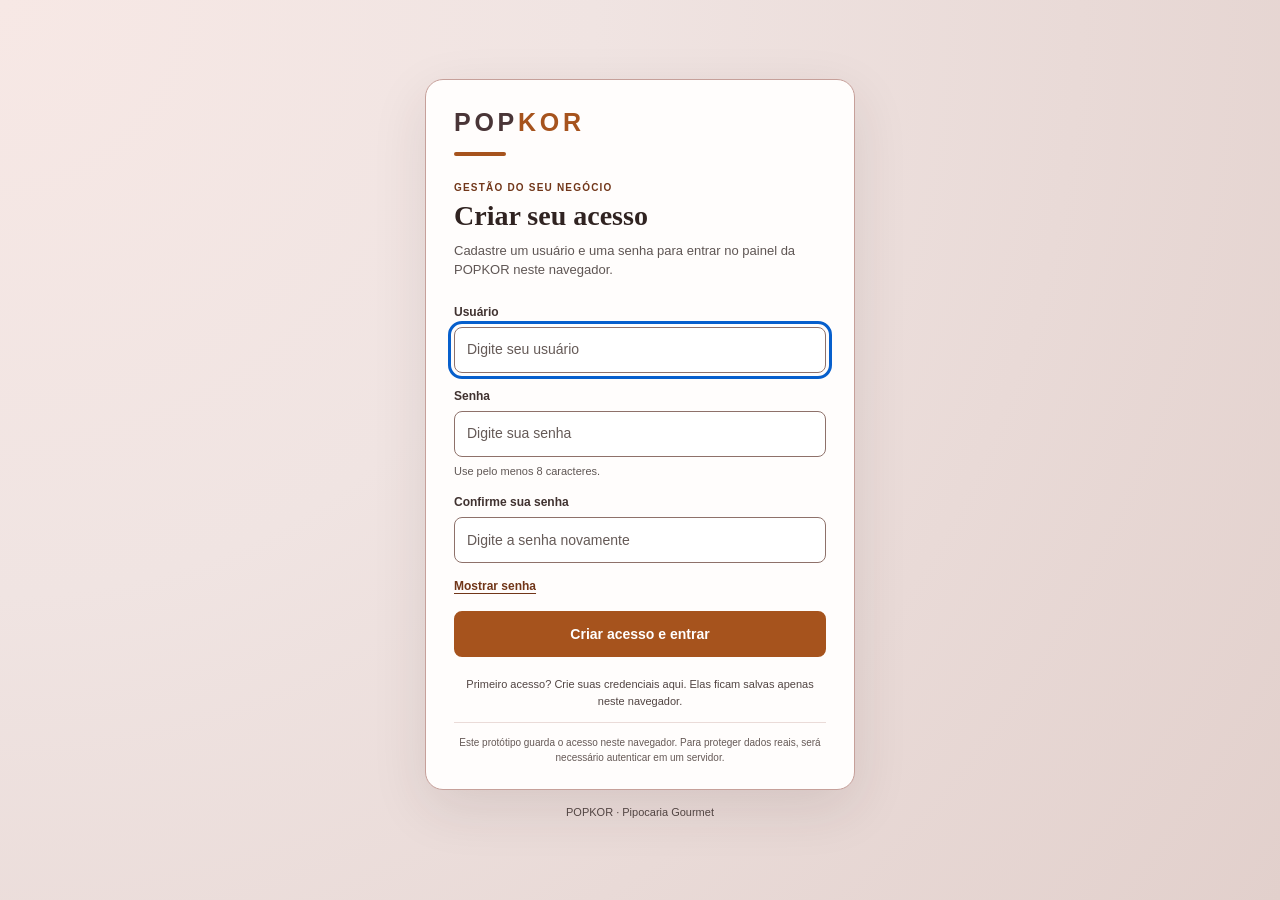
<file: index.html>
<!doctype html>
<html lang="pt-BR">
<head>
  <meta charset="utf-8">
  <meta name="viewport" content="width=device-width, initial-scale=1">
  <meta name="theme-color" content="#4b3738">
  <title>Início | POPKOR</title>
  <link rel="stylesheet" href="css/style.css">
  <script src="js/auth.js" defer></script><script src="js/app.js" defer></script>
</head>
<body data-page="home">
  <a class="skip-link" href="#main-content">Pular para o conteúdo principal</a>
  <main class="app-shell">
    <header class="app-header"><div class="brand-line"><a class="brand" href="index.html" aria-label="POPKOR, página inicial">POPKOR</a><span class="page-caption">Painel de gestão</span></div><div class="status-line"><span id="today-label">Painel de hoje</span><div class="header-actions"><button type="button" class="text-button" id="open-settings">Personalizar</button><button type="button" class="text-button" id="logout-button">Sair</button></div></div></header>
    <section id="main-content" class="page-content" tabindex="-1">
      <div class="page-intro"><div><p class="eyebrow">RESUMO DA OPERAÇÃO</p><h1 id="greeting-title">Bom trabalho!</h1><p class="muted" id="greeting-subtitle">Aqui está o resumo da sua loja.</p></div></div>
      <section class="metric-grid" aria-label="Indicadores do dia">
        <article class="metric-card"><span class="metric-label">Vendas hoje</span><strong id="metric-sales">R$ 0,00</strong><span class="metric-note">Total de pedidos</span></article>
        <article class="metric-card"><span class="metric-label">Recebido hoje</span><strong id="metric-received">R$ 0,00</strong><span class="metric-note">Vendas pagas</span></article>
        <article class="metric-card"><span class="metric-label">Saldo no caixa</span><strong id="metric-cash">R$ 0,00</strong><span class="metric-note">Entradas menos saídas pagas</span></article>
        <article class="metric-card"><span class="metric-label">A receber</span><strong id="metric-receivable">R$ 0,00</strong><span class="metric-note">Valores pendentes</span></article>
        <article class="metric-card"><span class="metric-label">Entregas hoje</span><strong id="metric-deliveries">0</strong><span class="metric-note">Pedidos para entregar</span></article>
        <article class="metric-card"><span class="metric-label">Estoque crítico</span><strong id="metric-critical">0 itens</strong><span class="metric-note">No mínimo ou abaixo dele</span></article>
      </section>
      <section class="panel goal-panel"><div class="section-heading"><h2>Meta diária de vendas</h2><strong id="goal-amount">R$ 0,00</strong></div><progress id="goal-progress" max="100" value="0" aria-label="Percentual da meta diária de vendas">0%</progress><p id="goal-description" class="goal-description">Configure uma meta na opção Personalizar.</p></section>
      <section class="panel"><div class="section-heading"><h2>Vendas por canal</h2><a href="vendas.html">Abrir vendas <span aria-hidden="true">→</span></a></div><div id="channel-summary" class="channel-summary"></div></section>
      <section class="panel"><div class="section-heading"><h2>Últimas vendas</h2><a href="vendas.html">Ver todas <span aria-hidden="true">→</span></a></div><div id="recent-sales" class="records-list"></div></section>
      <section class="panel"><div class="section-heading"><h2>Estoque pedindo atenção</h2><a href="estoque.html">Gerenciar estoque <span aria-hidden="true">→</span></a></div><div id="critical-stock-preview" class="records-list"></div></section>
      <p class="footnote">Seus registros são salvos neste navegador. Faça backups periódicos na página Financeiro.</p>
    </section>
    <nav class="bottom-nav" aria-label="Navegação principal"><a href="index.html" class="nav-link" data-nav="home" aria-current="page"><span aria-hidden="true">⌂</span><span>Início</span></a><a href="vendas.html" class="nav-link" data-nav="sales"><span aria-hidden="true">▤</span><span>Vendas</span></a><a href="estoque.html" class="nav-link" data-nav="stock"><span aria-hidden="true">▦</span><span>Estoque</span></a><a href="financeiro.html" class="nav-link" data-nav="finance"><span aria-hidden="true">＄</span><span>Financeiro</span></a></nav>
  </main>
  <dialog id="settings-dialog" class="modal"><form id="settings-form" method="dialog"><div class="modal-heading"><div><p class="eyebrow">PREFERÊNCIAS</p><h2>Personalizar painel</h2></div><button type="button" class="icon-button" data-close-dialog aria-label="Fechar">×</button></div><div class="form-grid"><label>Seu nome<input id="setting-name" name="name" maxlength="60" required></label><label>Nome da marca<input id="setting-brand" name="brand" maxlength="60" required></label><label class="full-span">Meta diária de vendas (R$)<input id="setting-goal" name="goal" type="number" min="0" step="0.01" required></label></div><div class="form-actions"><button type="button" class="button button-secondary" data-close-dialog>Cancelar</button><button class="button" type="submit">Salvar preferências</button></div></form></dialog>
  <div id="live-message" class="live-message" role="status" aria-live="polite"></div>
</body>
</html>
</file>
<file: css/style.css>
:root{--wine:#493537;--brown:#713619;--orange:#a6531d;--pink-bg:#f0e4e2;--card:#fffdfc;--border:#bb5145;--muted:#5f5654;--text:#211a19;--focus:#075fcc;--green:#315326;--red:#75251d;--shadow:0 12px 38px #2b17171c}
*{box-sizing:border-box}
html{color-scheme:light;scroll-behavior:smooth}
body{margin:0;min-height:100vh;padding:22px 14px;display:flex;justify-content:center;align-items:flex-start;background:#f5f1f0;color:var(--text);font:15px/1.5 Arial,Helvetica,sans-serif}
a{color:#713619;text-underline-offset:3px}
a:hover{text-decoration-thickness:2px}
button,input,select,textarea{font:inherit}
button,a,input,select,textarea,[tabindex="-1"]:focus{scroll-margin:18px}
:focus-visible{outline:3px solid var(--focus)!important;outline-offset:3px!important}
button{cursor:pointer}
button:disabled{opacity:.55;cursor:not-allowed}
.skip-link{position:fixed;top:10px;left:10px;z-index:1000;padding:11px 14px;background:#fff;color:#111;border:2px solid var(--focus);border-radius:7px;transform:translateY(-160%)}
.skip-link:focus{transform:translateY(0)}
.app-shell{width:100%;max-width:560px;min-height:760px;height:min(940px,calc(100vh - 44px));overflow:hidden;position:relative;display:flex;flex-direction:column;background:var(--pink-bg);box-shadow:var(--shadow);border-radius:14px}
.app-header{flex:0 0 auto;background:#ddcecd;border-bottom:1px solid #c8b6b3;padding:10px 17px 12px}
.brand-line,.status-line{display:flex;justify-content:space-between;align-items:center;gap:12px}
.brand{font-size:15px;letter-spacing:.13em;font-weight:900;text-decoration:none;color:var(--wine)}
.page-caption{font-size:12px;color:#514442}.status-line{margin-top:8px;font-size:12px;color:#514442}
.text-button{padding:3px 0;background:transparent;border:0;color:#713619;font-weight:700;text-decoration:underline;text-underline-offset:3px;font-size:12px}
.page-content{padding:18px 16px 102px;overflow-y:auto;flex:1;scrollbar-color:#b99d98 transparent;scrollbar-width:thin}
.page-intro{display:flex;justify-content:space-between;align-items:flex-start;gap:12px;margin-bottom:17px}
.page-intro h1{font:700 25px/1.18 Georgia,'Times New Roman',serif;color:#2b2220;margin:0 0 6px}
.page-intro p{margin:0}.eyebrow{font-size:10px;letter-spacing:.12em;font-weight:800;color:#713619;margin:0 0 5px}.muted{color:var(--muted)}
.button{display:inline-flex;align-items:center;justify-content:center;gap:6px;border:2px solid var(--orange);border-radius:9px;background:var(--orange);color:#fff;padding:9px 12px;min-height:40px;font-size:12px;line-height:1.25;font-weight:800;text-decoration:none;text-align:center;white-space:normal}
.button:hover{background:#874218;border-color:#874218}.button-secondary{background:#fff;color:#5f3016;border-color:#9b654a}.button-secondary:hover{background:#f8eeea;color:#3a2116;border-color:#713619}.button-danger{background:#fff;color:#84291f;border-color:#a83d32}.button-danger:hover{background:#fae8e5}
.metric-grid{display:grid;grid-template-columns:repeat(2,minmax(0,1fr));gap:8px;margin-bottom:12px}.compact-grid{margin-bottom:12px}
.metric-card{min-height:83px;padding:10px 9px;border:1px solid var(--border);border-radius:10px;background:var(--card);display:flex;flex-direction:column;align-items:flex-start;justify-content:space-between;gap:4px;min-width:0}
.metric-label{font-size:11px;font-weight:700;color:#554340}.metric-card strong{font:700 17px/1.25 Georgia,'Times New Roman',serif;color:#211a19;overflow-wrap:anywhere}.metric-note{font-size:10px;color:#5f5654}
.panel{border:1px solid var(--border);border-radius:10px;background:var(--card);padding:12px;margin-bottom:11px;min-width:0}
.panel h2{margin:0;font:700 15px/1.3 Georgia,'Times New Roman',serif;color:var(--brown)}
.section-heading{display:flex;justify-content:space-between;align-items:center;gap:10px;margin-bottom:9px}.section-heading>a{font-size:11px;font-weight:700;white-space:nowrap}
.channel-summary{display:grid;gap:10px}.channel-item{display:grid;grid-template-columns:85px 1fr auto;align-items:center;gap:8px;font-size:12px;color:#403634}.channel-track{height:8px;border-radius:99px;background:#eadbd8;overflow:hidden}.channel-fill{height:100%;background:#a6531d;border-radius:99px;min-width:0}.channel-value{font-weight:700;font-variant-numeric:tabular-nums;white-space:nowrap;font-size:11px}
.records-list{display:grid;gap:0}.record{padding:11px 0;border-bottom:1px solid #ded1ce;min-width:0}.record:last-child{border-bottom:0;padding-bottom:1px}.record-main{display:flex;align-items:flex-start;justify-content:space-between;gap:12px}.record-title{font-size:13px;font-weight:800;color:#302522;overflow-wrap:anywhere}.record-subtitle{font-size:11px;color:#5f5654;margin-top:3px;overflow-wrap:anywhere}.record-meta{text-align:right;flex:0 0 auto;max-width:48%}.record-amount{font-size:13px;font-weight:800;color:#211a19;white-space:nowrap}.record-actions{display:flex;flex-wrap:wrap;justify-content:flex-start;gap:7px;margin-top:9px}.small-button{border:1px solid #8e685a;border-radius:7px;padding:5px 9px;background:#fff;color:#562c1c;font-size:11px;font-weight:700;text-decoration:none}.small-button:hover{background:#f8eeea}.small-button.danger{color:#84291f;border-color:#a83d32}.badge{display:inline-flex;align-items:center;margin-top:5px;padding:3px 7px;border-radius:99px;font-size:10px;font-weight:800;background:#f8e7e2;color:#75251d}.badge.ok{background:#e5eee0;color:#315326}.badge.neutral{background:#ebe5e3;color:#4c3f3d}.empty-state{padding:18px 8px;text-align:center;color:#5f5654;font-size:12px}.footnote{font-size:11px;color:#5f5654;line-height:1.5;margin:12px 2px}
.filter-row{display:grid;grid-template-columns:minmax(0,1fr) auto;align-items:end;gap:10px;margin-bottom:8px}.filter-row label,.form-grid label,.search-field{display:grid;gap:5px;font-size:11px;font-weight:800;color:#453633;min-width:0}.filter-row select{min-width:110px;max-width:150px}
input,select,textarea{width:100%;min-width:0;border:1px solid #96766c;border-radius:7px;background:#fff;color:#211a19;padding:9px 10px;font-size:13px;line-height:1.35}
input::placeholder,textarea::placeholder{color:#655a57;opacity:1}select{padding-right:26px}textarea{resize:vertical}
input:disabled,select:disabled,textarea:disabled{background:#eee8e6;color:#6a5e5b}
.form-grid{display:grid;grid-template-columns:repeat(2,minmax(0,1fr));gap:12px 10px}.form-grid label small{display:block;color:#5f5654;font-weight:400;line-height:1.4}.full-span{grid-column:1/-1}
.form-hint{font-size:11px;color:#5f5654;background:#f7eeeb;border-left:3px solid #a6531d;padding:9px 10px;margin:13px 0 0;line-height:1.45}
.form-actions{display:flex;justify-content:flex-end;gap:8px;flex-wrap:wrap;margin-top:17px}
.modal{width:min(620px,calc(100vw - 24px));max-height:min(88vh,900px);overflow:auto;padding:0;border:1px solid #b78b80;border-radius:14px;background:#fffdfc;color:#211a19;box-shadow:0 22px 70px #0004}
.modal::backdrop{background:#241719a6;backdrop-filter:blur(2px)}.modal form{padding:18px}.modal-heading{display:flex;justify-content:space-between;gap:12px;align-items:flex-start;margin-bottom:16px}.modal-heading h2{margin:0;font:700 22px/1.2 Georgia,serif;color:#392826}.icon-button{width:35px;height:35px;border:1px solid #98766b;background:#fff;border-radius:8px;font-size:24px;line-height:1;color:#493537}.icon-button:hover{background:#f4e7e3}
.backup-panel p{font-size:12px;color:#5f5654;margin:7px 0 12px}.backup-actions{display:flex;flex-wrap:wrap;gap:8px}.file-button{position:relative;overflow:hidden}.file-button input{position:absolute;inset:0;opacity:0;cursor:pointer;width:100%;height:100%;padding:0}
.goal-track{height:10px;border-radius:999px;overflow:hidden;background:#e8d9d5;margin:9px 0 6px}.goal-fill{height:100%;width:0;background:#a6531d;transition:width .2s}.goal-description{font-size:11px;color:#5f5654;margin:0}.live-message{position:fixed;bottom:16px;left:50%;transform:translateX(-50%);z-index:1001;max-width:min(560px,calc(100vw - 24px));padding:10px 14px;background:#2d2323;color:#fff;border-radius:9px;box-shadow:0 8px 25px #0003;font-size:12px;opacity:0;pointer-events:none;transition:opacity .15s}.live-message.show{opacity:1}
.bottom-nav{flex:0 0 auto;position:absolute;left:0;right:0;bottom:0;min-height:66px;padding-bottom:env(safe-area-inset-bottom);display:flex;align-items:stretch;justify-content:space-around;background:var(--wine);border-top:2px solid #fff;z-index:5}
.nav-link{width:25%;min-height:64px;padding:7px 2px;display:flex;flex-direction:column;align-items:center;justify-content:center;gap:3px;color:#fff;text-decoration:none;font-size:24px}.nav-link span:last-child{font-size:10px;font-weight:700;letter-spacing:.01em}.nav-link:hover{background:#654b4d}.nav-link[aria-current="page"]{background:var(--orange);box-shadow:inset 0 0 0 2px #fff;border-radius:13px 13px 0 0}
@media(max-width:440px){body{padding:0;background:var(--pink-bg)}.app-shell{max-width:none;height:100dvh;min-height:600px;border-radius:0;box-shadow:none}.page-content{padding:14px 12px 100px}.page-intro{gap:8px}.page-intro h1{font-size:23px}.page-intro>.button{max-width:130px}.metric-card{padding:9px 8px}.metric-card strong{font-size:15px}.modal form{padding:14px}.filter-row{grid-template-columns:minmax(0,1fr);gap:9px}.filter-row select{max-width:none}.channel-item{grid-template-columns:72px minmax(25px,1fr);gap:6px}.channel-value{grid-column:2;text-align:right;margin-top:-4px}}
@media(max-width:350px){.form-grid{grid-template-columns:1fr}.full-span{grid-column:auto}.page-intro{flex-direction:column}.page-intro>.button{max-width:none;width:100%}.record-main{gap:7px}.record-meta{max-width:45%}.record-amount{font-size:12px}}
@media(prefers-reduced-motion:reduce){html{scroll-behavior:auto}*,*::before,*::after{transition-duration:.01ms!important;animation-duration:.01ms!important;animation-iteration-count:1!important}}
@media(forced-colors:active){.metric-card,.panel,.button,.bottom-nav,.nav-link,input,select,textarea{border:1px solid CanvasText}.nav-link[aria-current="page"]{outline:2px solid Highlight}}

.goal-panel progress{width:100%;height:14px;accent-color:#a6531d;border:0;border-radius:99px;overflow:hidden}.goal-panel progress::-webkit-progress-bar{background:#e8d9d5;border-radius:99px}.goal-panel progress::-webkit-progress-value{background:#a6531d;border-radius:99px}.goal-panel progress::-moz-progress-bar{background:#a6531d;border-radius:99px}


/* Login / first-access setup */
.header-actions{display:flex;align-items:center;justify-content:flex-end;gap:12px;flex-wrap:wrap}
.login-page{min-height:100vh;padding:24px 16px;display:flex;justify-content:center;align-items:center;background:radial-gradient(circle at top left,#f7e8e5 0,#f0e4e2 38%,#e2d0cc 100%)}
.login-layout{width:100%;max-width:430px;display:grid;justify-items:center;gap:14px}
.login-card{width:100%;background:#fffdfc;border:1px solid #c6a09a;border-radius:18px;padding:30px 28px 24px;box-shadow:0 18px 55px #3b20201c}
.login-brand{display:inline-block;color:var(--wine);font-size:25px;line-height:1;letter-spacing:.15em;font-weight:900;text-decoration:none}
.login-brand span{color:var(--orange)}.login-brand-rule{width:52px;height:4px;border-radius:4px;background:var(--orange);margin:14px 0 24px}
.login-card .eyebrow{font-size:10px}.login-card h1{margin:0 0 9px;font:700 28px/1.15 Georgia,'Times New Roman',serif;color:#302321}
.login-intro{margin:0 0 23px;color:#5f5654;font-size:13px;line-height:1.5}
#login-form{display:grid;gap:14px}.login-field{display:grid;gap:6px}.login-field label{font-weight:800;font-size:12px;color:#403230}
.login-field input{min-height:46px;border-radius:8px;padding:11px 12px;font-size:14px;border-color:#8e716a}
.login-hint{margin:0;color:#5f5654;font-size:11px}.login-show-password{justify-self:start;border:0;background:transparent;color:#713619;text-decoration:underline;text-underline-offset:3px;padding:0;font-size:12px;font-weight:700}
.login-error{margin:0;border-left:4px solid #a32920;background:#fff0ee;padding:10px 11px;color:#791c16;font-size:12px;border-radius:4px}
.login-submit{width:100%;min-height:46px;font-size:14px;border-radius:8px;margin-top:2px}.login-footer{margin:19px 0 0;text-align:center;color:#514442;font-size:11px;line-height:1.5}
.login-security-note{margin:13px 0 0;padding-top:12px;border-top:1px solid #eadbd8;color:#655956;font-size:10px;line-height:1.5;text-align:center}
.login-copyright{margin:0;color:#514442;font-size:11px;text-align:center}
[hidden]{display:none!important}
@media(max-width:420px){.login-page{padding:16px}.login-card{padding:26px 20px 22px;border-radius:14px}.login-card h1{font-size:26px}.header-actions{gap:9px}}
@media(forced-colors:active){.login-card,.login-field input,.login-submit{border:1px solid CanvasText}}
</file>
